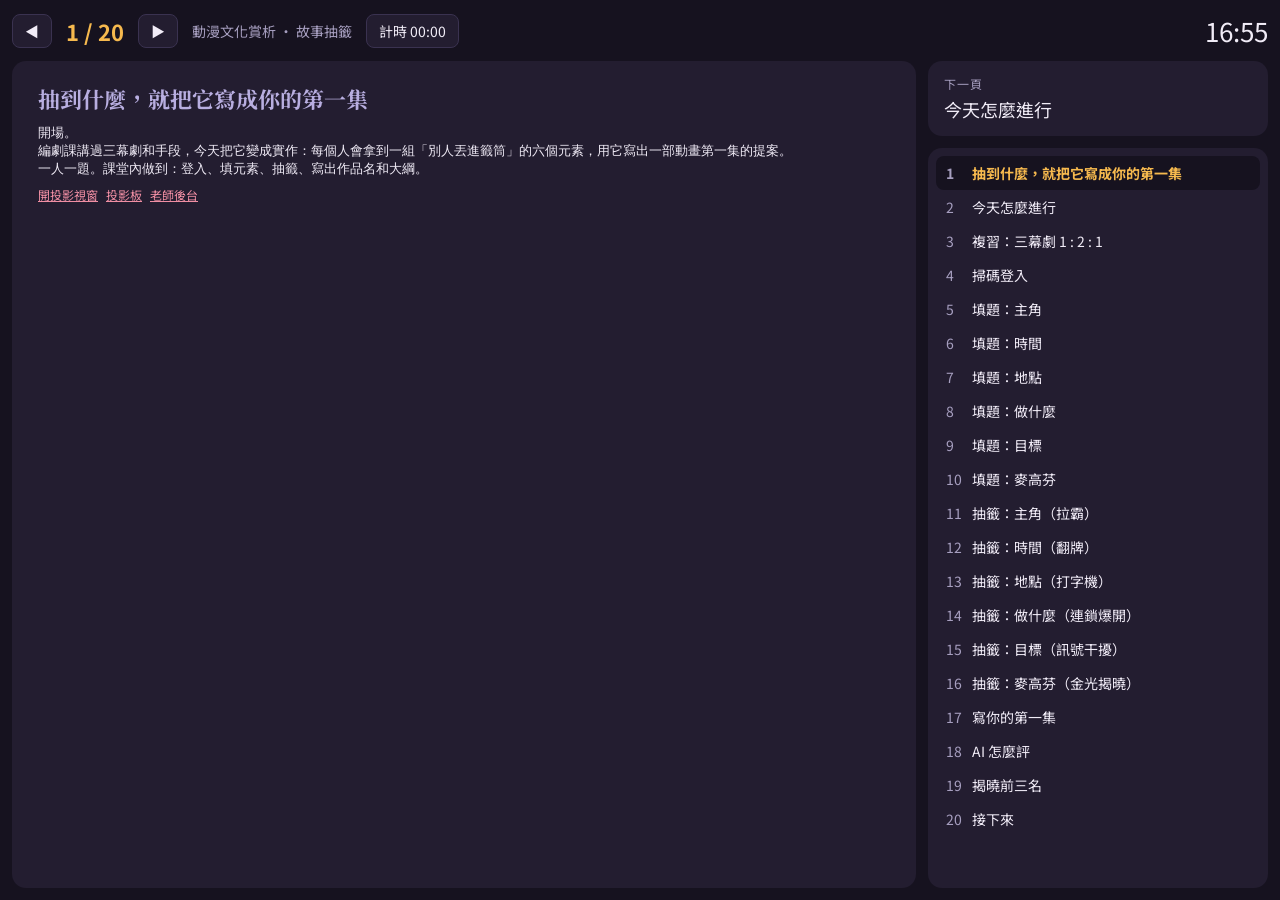
<file: deck/notes.html>
<!DOCTYPE html>
<html lang="zh-Hant">
<head>
<meta charset="utf-8">
<meta name="viewport" content="width=device-width, initial-scale=1">
<title>W11 故事抽籤 小抄</title>
<link href="https://fonts.googleapis.com/css2?family=Noto+Sans+TC:wght@400;500;700&family=Noto+Serif+TC:wght@600;800&display=swap" rel="stylesheet">
<style>
:root{ --ink:#F1ECF7; --muted:#A79FC0; --primary:#B8AEE0; --accent:#F08EA3; --gold:#F6B94E; --bg:#16121F; --card:#231D30; --line:#3A3250; color-scheme:dark; }
*{box-sizing:border-box}
html,body{height:100%;margin:0;background:var(--bg);color:var(--ink);font-family:"Noto Sans TC","Microsoft JhengHei",sans-serif}
.wrap{display:grid;grid-template-columns:1fr 340px;grid-template-rows:auto 1fr;height:100%;gap:12px;padding:12px}
.top{grid-column:1/3;display:flex;align-items:center;gap:14px;font-size:14px;color:var(--muted)}
.top b{color:var(--gold);font-size:22px;font-variant-numeric:tabular-nums}
.top .clock{margin-left:auto;font-size:26px;font-variant-numeric:tabular-nums;color:var(--ink)}
.top button{font:inherit;padding:6px 12px;border-radius:8px;border:1px solid var(--line);background:var(--card);color:var(--ink);cursor:pointer}
.notes{background:var(--card);border-radius:14px;padding:22px 26px;overflow:auto}
.notes h2{font-family:"Noto Serif TC",serif;color:var(--primary);margin:0 0 10px;font-size:22px}
.notes pre{white-space:pre-wrap;font:19px/1.75 inherit;margin:0}
.side{display:grid;grid-template-rows:auto 1fr;gap:12px;min-height:0}
.next{background:var(--card);border-radius:14px;padding:14px 16px}
.next .lab{font-size:12px;color:var(--muted);letter-spacing:.1em}
.next .t{font-size:18px;margin-top:4px}
.list{background:var(--card);border-radius:14px;padding:8px;overflow:auto}
.list a{display:block;padding:7px 10px;border-radius:8px;color:var(--ink);text-decoration:none;font-size:14px}
.list a.on{background:var(--bg);color:var(--gold);font-weight:700}
.list a span{color:var(--muted);font-variant-numeric:tabular-nums;display:inline-block;width:26px}
.links{display:flex;gap:8px;flex-wrap:wrap;margin-top:8px}
.links a{font-size:12px;color:var(--accent)}
</style>
</head>
<body>
<div class="wrap">
  <div class="top">
    <button id="prev">◀</button><b id="pos">1 / 1</b><button id="next">▶</button>
    <span id="title"></span>
    <button id="timer">計時 00:00</button>
    <span class="clock" id="clock"></span>
  </div>
  <div class="notes"><h2 id="h"></h2><pre id="n"></pre>
    <div class="links"><a href="index.html" target="_blank" rel="noopener">開投影視窗</a><a href="../board.html" target="_blank" rel="noopener">投影板</a><a href="../admin.html" target="_blank" rel="noopener">老師後台</a></div>
  </div>
  <div class="side">
    <div class="next"><div class="lab">下一頁</div><div class="t" id="nx"></div></div>
    <div class="list" id="list"></div>
  </div>
</div>
<script src="deck.js"></script>
<script>
const S=window.DECK.slides; let cur=0;
const ch=("BroadcastChannel" in window)?new BroadcastChannel("storydeck"):null;
const strip=s=>String(s||"").replace(/<[^>]+>/g,"");
function title(s){ if(s.type==="field") return "填題："+window.DECK.fields[s.key].title; if(s.type==="draw") return "抽籤："+window.DECK.fields[s.key].title+"（"+window.DECK.fields[s.key].effectName+"）"; return strip(s.title); }
function show(i,silent){
  i=Math.max(0,Math.min(S.length-1,i)); cur=i; const s=S[i];
  document.getElementById("pos").textContent=`${i+1} / ${S.length}`;
  document.getElementById("h").textContent=title(s);
  document.getElementById("n").textContent=s.notes||"";
  document.getElementById("nx").textContent=S[i+1]?title(S[i+1]):"（最後一頁）";
  document.querySelectorAll("#list a").forEach(a=>a.classList.toggle("on",+a.dataset.i===i));
  if(!silent){ ch&&ch.postMessage({i}); try{localStorage.setItem("storydeck-i",String(i));}catch(e){} }
}
document.getElementById("list").innerHTML=S.map((s,i)=>`<a href="#" data-i="${i}"><span>${i+1}</span>${title(s)}</a>`).join("");
document.getElementById("list").addEventListener("click",e=>{ const a=e.target.closest("a"); if(a){ e.preventDefault(); show(+a.dataset.i); } });
document.getElementById("prev").onclick=()=>show(cur-1); document.getElementById("next").onclick=()=>show(cur+1);
document.getElementById("title").textContent=window.DECK.title;
document.addEventListener("keydown",e=>{ if(["ArrowRight","ArrowDown","PageDown"," "].includes(e.key)){e.preventDefault();show(cur+1);} else if(["ArrowLeft","ArrowUp","PageUp"].includes(e.key)){e.preventDefault();show(cur-1);} });
ch&&(ch.onmessage=e=>{ if(typeof e.data.i==="number"&&e.data.i!==cur) show(e.data.i,true); });
window.addEventListener("storage",e=>{ if(e.key==="storydeck-i"){ const i=+e.newValue; if(i!==cur) show(i,true); } });
let t0=null; const tb=document.getElementById("timer");
tb.onclick=()=>{ t0=t0?null:Date.now(); if(!t0) tb.textContent="計時 00:00"; };
setInterval(()=>{ const d=new Date(); document.getElementById("clock").textContent=d.toTimeString().slice(0,5); if(t0){ const s=Math.floor((Date.now()-t0)/1000); tb.textContent=`計時 ${String(Math.floor(s/60)).padStart(2,"0")}:${String(s%60).padStart(2,"0")}`; } },1000);
let i0=0; try{ i0=parseInt(localStorage.getItem("storydeck-i")||"0",10)||0; }catch(e){} show(i0,true);
</script>
</body>
</html>
</file>
